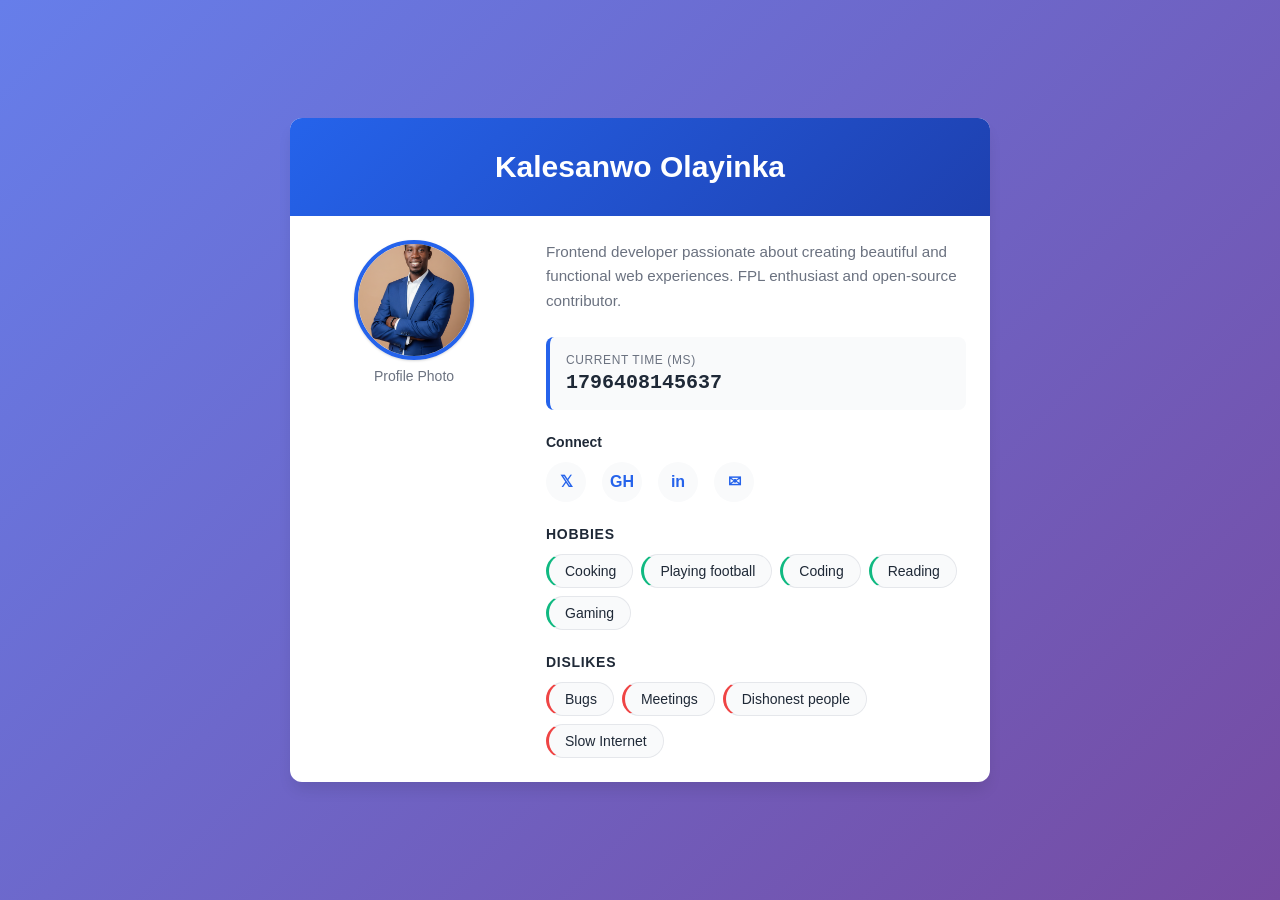
<file: Index.html>
<!DOCTYPE html>
<html lang="en">
<head>
    <meta charset="UTF-8">
    <meta name="viewport" content="width=device-width, initial-scale=1.0">
    <link rel="stylesheet" type="text/css" href="ProfileCard.css">
    <title>ProfileCard</title>
</head>
<body>
    <article data-testid="test-profile-card">
        <header>
            <h1 data-testid="test-user-name">Kalesanwo Olayinka</h1>
        </header>

        <div class="profile-content">
            <figure data-testid="test-user-avatar">
                <img 
                    data-testid="test-user-avatar"
                    src="Olayinka_Image.png" 
                    alt="Kalesanwo Olayinka's profile picture"
                    width="120"
                    height="120"
                >
                <figcaption>Profile Photo</figcaption>
            </figure>

            <div class="profile-details">
                <p data-testid="test-user-bio">
                    Frontend developer passionate about creating beautiful and functional web experiences. 
                    FPL enthusiast and open-source contributor.
                </p>

                <div class="time-section">
                    <div class="time-label">Current Time (ms)</div>
                    <time data-testid="test-user-time" id="current-time">0</time>
                </div>

                <nav data-testid="test-user-social-links">
                    <span class="social-label">Connect</span>
                    <ul class="social-list">
                        <li>
                            <a 
                                href="https://twitter.com" 
                                target="_blank" 
                                rel="noopener noreferrer"
                                data-testid="test-user-social-twitter"
                                aria-label="Visit Twitter profile"
                            >
                                𝕏
                            </a>
                        </li>
                        <li>
                            <a 
                                href="https://github.com" 
                                target="_blank" 
                                rel="noopener noreferrer"
                                data-testid="test-user-social-github"
                                aria-label="Visit GitHub profile"
                            >
                                GH
                            </a>
                        </li>
                        <li>
                            <a 
                                href="https://linkedin.com" 
                                target="_blank" 
                                rel="noopener noreferrer"
                                data-testid="test-user-social-linkedin"
                                aria-label="Visit LinkedIn profile"
                            >
                                in
                            </a>
                        </li>
                        <li>
                            <a 
                                href="mailto:olayinka@example.com"
                                data-testid="test-user-social-email"
                                aria-label="Send email"
                            >
                                ✉
                            </a>
                        </li>
                    </ul>
                </nav>

                <section>
                    <h2 class="list-title">Hobbies</h2>
                    <ul data-testid="test-user-hobbies">
                        <li>Cooking</li>
                        <li>Playing football</li>
                        <li>Coding</li>
                        <li>Reading</li>
                        <li>Gaming</li>
                    </ul>
                </section>

                <section>
                    <h2 class="list-title">Dislikes</h2>
                    <ul data-testid="test-user-dislikes">
                        <li>Bugs</li>
                        <li>Meetings</li>
                        <li>Dishonest people</li>
                        <li>Slow Internet</li>
                    </ul>
                </section>
            </div>
        </div>
    </article>
    <script src="ProfileCard.js"></script>
</body>

</html>
</file>
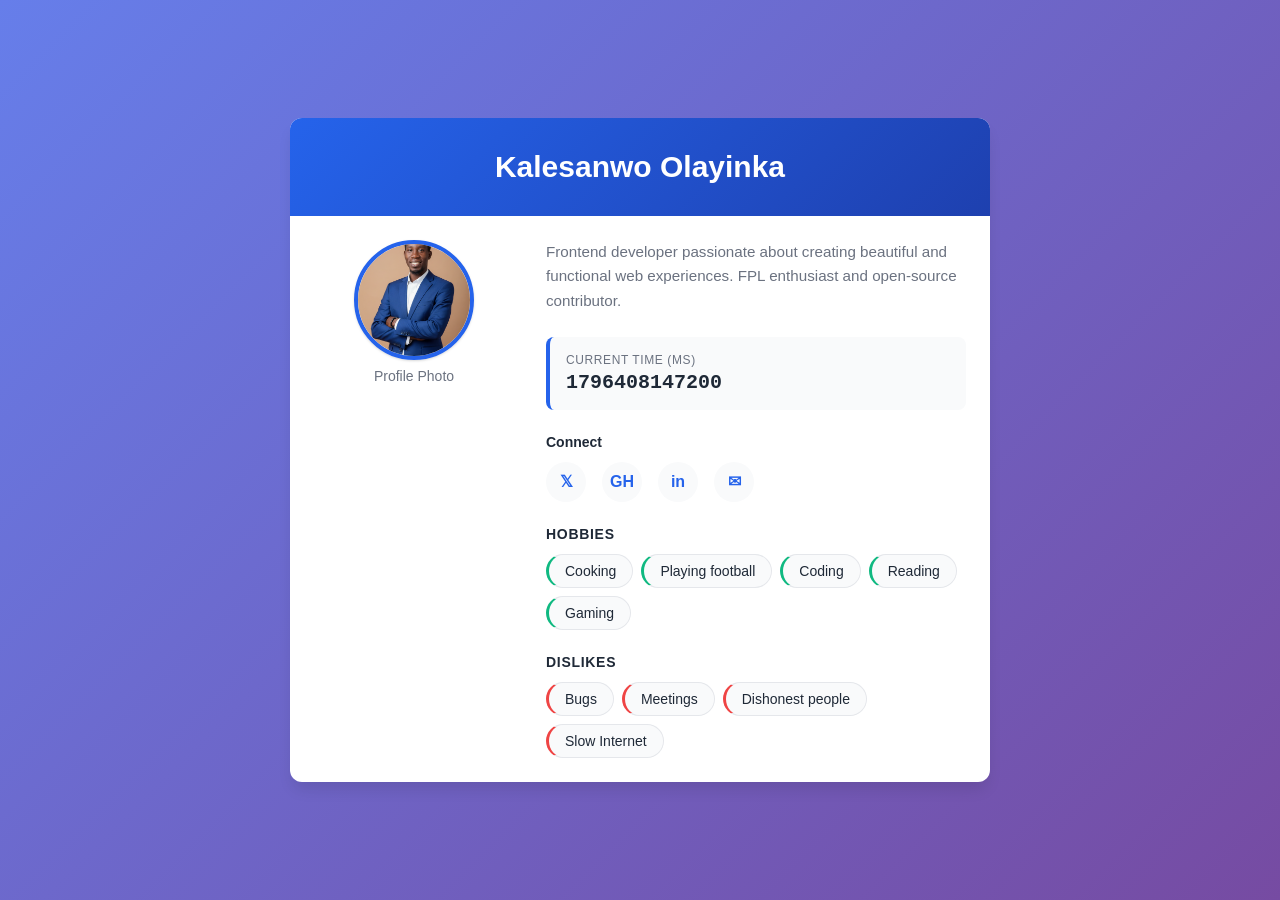
<file: ProfileCard.html>
<!DOCTYPE html>
<html lang="en">
<head>
    <meta charset="UTF-8">
    <meta name="viewport" content="width=device-width, initial-scale=1.0">
    <link rel="stylesheet" type="text/css" href="ProfileCard.css">
    <title>ProfileCard</title>
</head>
<body>
    <article data-testid="test-profile-card">
        <header>
            <h1 data-testid="test-user-name">Kalesanwo Olayinka</h1>
        </header>

        <div class="profile-content">
            <figure data-testid="test-user-avatar">
                <img 
                    data-testid="test-user-avatar"
                    src="Olayinka_Image.png" 
                    alt="Kalesanwo Olayinka's profile picture"
                    width="120"
                    height="120"
                >
                <figcaption>Profile Photo</figcaption>
            </figure>

            <div class="profile-details">
                <p data-testid="test-user-bio">
                    Frontend developer passionate about creating beautiful and functional web experiences. 
                    FPL enthusiast and open-source contributor.
                </p>

                <div class="time-section">
                    <div class="time-label">Current Time (ms)</div>
                    <time data-testid="test-user-time" id="current-time">0</time>
                </div>

                <nav data-testid="test-user-social-links">
                    <span class="social-label">Connect</span>
                    <ul class="social-list">
                        <li>
                            <a 
                                href="https://twitter.com" 
                                target="_blank" 
                                rel="noopener noreferrer"
                                data-testid="test-user-social-twitter"
                                aria-label="Visit Twitter profile"
                            >
                                𝕏
                            </a>
                        </li>
                        <li>
                            <a 
                                href="https://github.com" 
                                target="_blank" 
                                rel="noopener noreferrer"
                                data-testid="test-user-social-github"
                                aria-label="Visit GitHub profile"
                            >
                                GH
                            </a>
                        </li>
                        <li>
                            <a 
                                href="https://linkedin.com" 
                                target="_blank" 
                                rel="noopener noreferrer"
                                data-testid="test-user-social-linkedin"
                                aria-label="Visit LinkedIn profile"
                            >
                                in
                            </a>
                        </li>
                        <li>
                            <a 
                                href="mailto:olayinka@example.com"
                                data-testid="test-user-social-email"
                                aria-label="Send email"
                            >
                                ✉
                            </a>
                        </li>
                    </ul>
                </nav>

                <section>
                    <h2 class="list-title">Hobbies</h2>
                    <ul data-testid="test-user-hobbies">
                        <li>Cooking</li>
                        <li>Playing football</li>
                        <li>Coding</li>
                        <li>Reading</li>
                        <li>Gaming</li>
                    </ul>
                </section>

                <section>
                    <h2 class="list-title">Dislikes</h2>
                    <ul data-testid="test-user-dislikes">
                        <li>Bugs</li>
                        <li>Meetings</li>
                        <li>Dishonest people</li>
                        <li>Slow Internet</li>
                    </ul>
                </section>
            </div>
        </div>
    </article>
    <script src="ProfileCard.js"></script>
</body>
</html>
</file>
<file: ProfileCard.css>
* {
            margin: 0;
            padding: 0;
            box-sizing: border-box;
        }

        :root {
            --primary-color: #2563eb;
            --primary-dark: #1e40af;
            --text-primary: #1f2937;
            --text-secondary: #6b7280;
            --border-color: #e5e7eb;
            --bg-light: #f9fafb;
            --focus-color: #3b82f6;
            --shadow: 0 1px 3px rgba(0, 0, 0, 0.1), 0 1px 2px rgba(0, 0, 0, 0.06);
            --shadow-lg: 0 10px 15px -3px rgba(0, 0, 0, 0.1);
        }

        body {
            font-family: -apple-system, BlinkMacSystemFont, 'Segoe UI', Roboto, 'Helvetica Neue', Arial, sans-serif;
            background: linear-gradient(135deg, #667eea 0%, #764ba2 100%);
            min-height: 100vh;
            display: flex;
            align-items: center;
            justify-content: center;
            padding: 1rem;
        }

        /* Profile Card Container */
        article[data-testid="test-profile-card"] {
            background: white;
            border-radius: 12px;
            box-shadow: var(--shadow-lg);
            max-width: 500px;
            width: 100%;
            overflow: hidden;
            transition: transform 0.3s ease, box-shadow 0.3s ease;
        }

        article[data-testid="test-profile-card"]:hover {
            transform: translateY(-4px);
            box-shadow: 0 20px 25px -5px rgba(0, 0, 0, 0.15);
        }

        /* Header Section */
        header {
            background: linear-gradient(135deg, var(--primary-color) 0%, var(--primary-dark) 100%);
            color: white;
            padding: 2rem 1.5rem 1.5rem;
            text-align: center;
        }

        h1[data-testid="test-user-name"] {
            font-size: 1.875rem;
            font-weight: 700;
            margin-bottom: 0.5rem;
            word-wrap: break-word;
        }

        /* Main Content */
        .profile-content {
            padding: 1.5rem;
        }

        /* Avatar Section */
        figure[data-testid="test-user-avatar"] {
            margin: 0 0 1.5rem 0;
            text-align: center;
        }

        img[data-testid="test-user-avatar"] {
            width: 120px;
            height: 120px;
            border-radius: 50%;
            border: 4px solid var(--primary-color);
            object-fit: cover;
            display: block;
            margin: 0 auto;
            box-shadow: var(--shadow);
        }

        figcaption {
            margin-top: 0.5rem;
            font-size: 0.875rem;
            color: var(--text-secondary);
        }

        /* Bio Section */
        p[data-testid="test-user-bio"] {
            color: var(--text-secondary);
            line-height: 1.6;
            margin-bottom: 1.5rem;
            font-size: 0.95rem;
            word-wrap: break-word;
        }

        /* Time Display */
        .time-section {
            background: var(--bg-light);
            padding: 1rem;
            border-radius: 8px;
            margin-bottom: 1.5rem;
            border-left: 4px solid var(--primary-color);
        }

        .time-label {
            font-size: 0.75rem;
            color: var(--text-secondary);
            text-transform: uppercase;
            letter-spacing: 0.05em;
            margin-bottom: 0.25rem;
        }

        time[data-testid="test-user-time"] {
            font-size: 1.25rem;
            font-weight: 600;
            color: var(--text-primary);
            font-family: 'Courier New', monospace;
        }

        /* Social Links */
        nav[data-testid="test-user-social-links"] {
            margin-bottom: 1.5rem;
        }

        .social-label {
            font-size: 0.875rem;
            font-weight: 600;
            color: var(--text-primary);
            margin-bottom: 0.75rem;
            display: block;
        }

        .social-list {
            list-style: none;
            display: flex;
            gap: 1rem;
            flex-wrap: wrap;
        }

        .social-list a {
            display: inline-flex;
            align-items: center;
            justify-content: center;
            width: 40px;
            height: 40px;
            border-radius: 50%;
            background: var(--bg-light);
            color: var(--primary-color);
            text-decoration: none;
            font-weight: 600;
            transition: all 0.3s ease;
            border: 2px solid transparent;
        }

        .social-list a:hover {
            background: var(--primary-color);
            color: white;
            transform: translateY(-2px);
        }

        .social-list a:focus-visible {
            outline: none;
            border-color: var(--focus-color);
            box-shadow: 0 0 0 3px rgba(59, 130, 246, 0.1);
        }

        /* Lists Section */
        section {
            margin-bottom: 1.5rem;
        }

        section:last-child {
            margin-bottom: 0;
        }

        .list-title {
            font-size: 0.875rem;
            font-weight: 600;
            color: var(--text-primary);
            margin-bottom: 0.75rem;
            text-transform: uppercase;
            letter-spacing: 0.05em;
        }

        ul[data-testid="test-user-hobbies"],
        ul[data-testid="test-user-dislikes"] {
            list-style: none;
            display: flex;
            flex-wrap: wrap;
            gap: 0.5rem;
        }

        ul[data-testid="test-user-hobbies"] li,
        ul[data-testid="test-user-dislikes"] li {
            background: var(--bg-light);
            padding: 0.5rem 1rem;
            border-radius: 20px;
            font-size: 0.875rem;
            color: var(--text-primary);
            border: 1px solid var(--border-color);
            transition: all 0.3s ease;
        }

        ul[data-testid="test-user-hobbies"] li {
            border-left: 3px solid #10b981;
        }

        ul[data-testid="test-user-dislikes"] li {
            border-left: 3px solid #ef4444;
        }

        /* Responsive Design */
        @media (max-width: 640px) {
            header {
                padding: 1.5rem 1rem 1rem;
            }

            h1[data-testid="test-user-name"] {
                font-size: 1.5rem;
            }

            .profile-content {
                padding: 1rem;
            }
            img[data-testid="test-user-avatar"] {
                width: 100px;
                height: 100px;
            }
        }

        @media (min-width: 641px) and (max-width: 1024px) {
            article[data-testid="test-profile-card"] {
                max-width: 600px;
            }
        }

        @media (min-width: 1025px) {
            article[data-testid="test-profile-card"] {
                max-width: 700px;
                display: grid;
                grid-template-columns: 1fr 1fr;
            }

            header {
                grid-column: 1 / -1;
            }
            .profile-content {
                grid-column: 1 / -1;
                display: grid;
                grid-template-columns: 200px 1fr;
                gap: 2rem;
                align-items: start;
            }

            figure[data-testid="test-user-avatar"] {
                margin: 0;
                grid-column: 1;
            }
            .profile-details {
                grid-column: 2;
            }
        }

        /* Focus Styles for Keyboard Navigation */
        a:focus-visible,
        button:focus-visible {
            outline: 2px solid var(--focus-color);
            outline-offset: 2px;
        }

        /* Skip to content link (accessibility) */
        .sr-only {
            position: absolute;
            width: 1px;
            height: 1px;
            padding: 0;
            margin: -1px;
            overflow: hidden;
            clip: rect(0, 0, 0, 0);
            white-space: nowrap;
            border-width: 0;
        }
</file>
